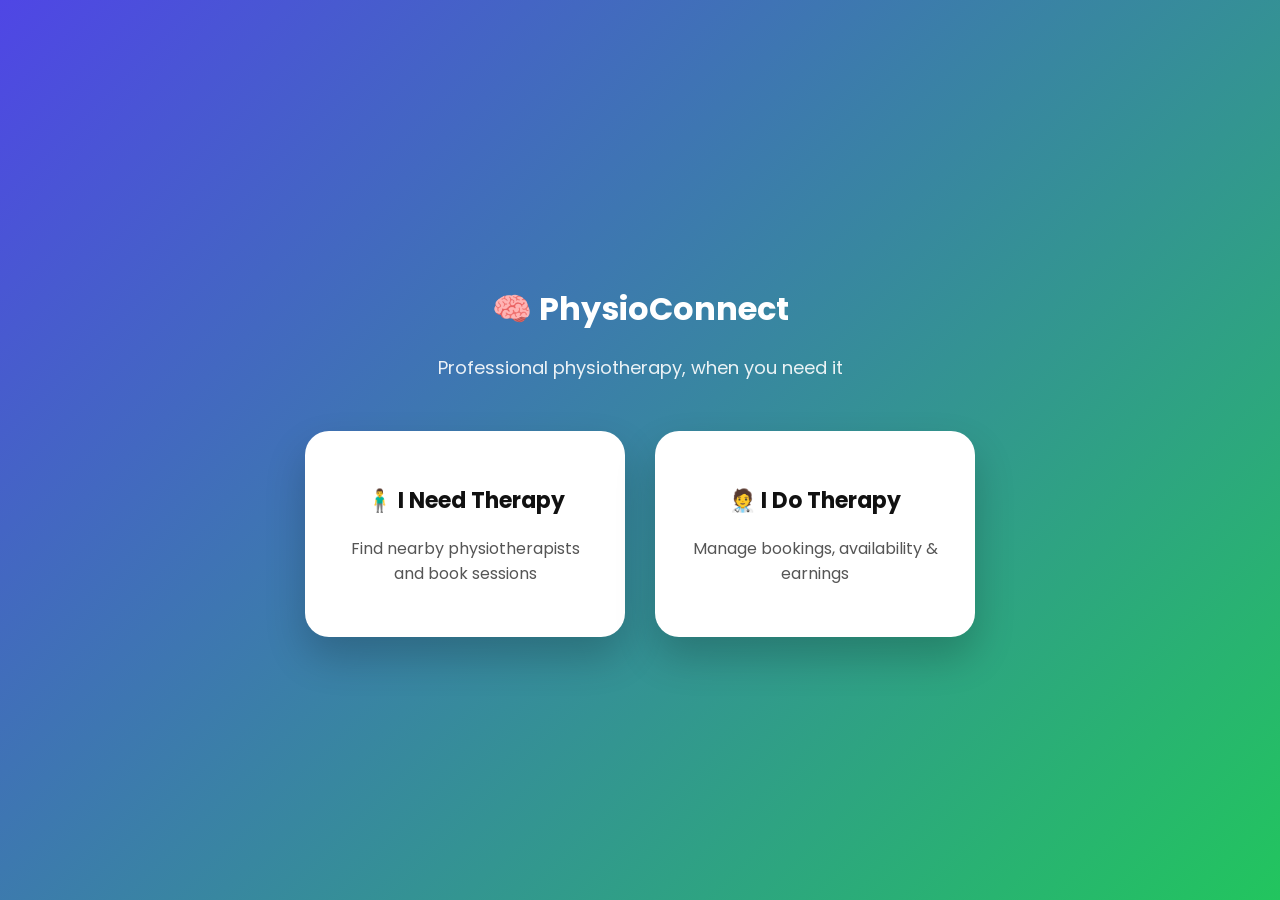
<file: index.html>
<!DOCTYPE html>
<html>
<head>
  <title>PhysioConnect</title>
  <meta name="viewport" content="width=device-width, initial-scale=1.0">
  <link href="https://fonts.googleapis.com/css2?family=Poppins:wght@400;600;700&display=swap" rel="stylesheet">
  <link rel="stylesheet" href="styles.css">
</head>
<body class="landing">

  <div class="landing-container">
    <h1>🧠 PhysioConnect</h1>
    <p class="subtitle">Professional physiotherapy, when you need it</p>

    <div class="role-cards">
      <div class="role-card user" onclick="goAuth('user')">
        <h2>🧍‍♂️ I Need Therapy</h2>
        <p>Find nearby physiotherapists and book sessions</p>
      </div>

      <div class="role-card physio" onclick="goAuth('physio')">
        <h2>🧑‍⚕️ I Do Therapy</h2>
        <p>Manage bookings, availability & earnings</p>
      </div>
    </div>
  </div>

<script>
  function goAuth(role) {
    location.href = `auth.html?role=${role}`;
  }
</script>

</body>
</html>
</file>
<file: styles.css>
* {
  box-sizing: border-box;
  font-family: 'Poppins', sans-serif;
}

body {
  margin: 0;
  min-height: 100vh;
}

/* LANDING */
.landing {
  background: linear-gradient(135deg, #4f46e5, #22c55e);
  color: white;
  display: flex;
  align-items: center;
  justify-content: center;
}

.landing-container {
  text-align: center;
  max-width: 900px;
  padding: 40px;
}

.subtitle {
  font-size: 18px;
  opacity: 0.9;
}

.role-cards {
  display: flex;
  gap: 30px;
  margin-top: 50px;
  flex-wrap: wrap;
  justify-content: center;
}

.role-card {
  background: white;
  color: #111;
  width: 320px;
  padding: 35px;
  border-radius: 24px;
  cursor: pointer;
  box-shadow: 0 20px 40px rgba(0,0,0,0.2);
  transition: transform .2s;
}

.role-card:hover {
  transform: translateY(-8px);
}

.role-card h2 {
  font-size: 22px;
}

.role-card p {
  margin-top: 10px;
  color: #555;
}

/* AUTH */
.auth {
  background: #f5f7fa;
  display: flex;
  justify-content: center;
  align-items: center;
}

.auth-card {
  background: white;
  padding: 40px;
  width: 360px;
  border-radius: 24px;
  box-shadow: 0 20px 40px rgba(0,0,0,0.15);
}

.auth-card input {
  width: 100%;
  padding: 14px;
  margin-top: 15px;
  border-radius: 12px;
  border: 1px solid #ddd;
}

.primary-btn {
  width: 100%;
  margin-top: 20px;
  padding: 14px;
  background: #4f46e5;
  color: white;
  border: none;
  border-radius: 14px;
  font-size: 16px;
}

.secondary-btn {
  width: 100%;
  margin-top: 10px;
  padding: 14px;
  background: #e5e7eb;
  border: none;
  border-radius: 14px;
}

/* DASHBOARD */
.dashboard {
  background: #f5f7fa;
}

.topbar {
  background: #4f46e5;
  color: white;
  padding: 20px 30px;
  display: flex;
  justify-content: space-between;
}

.tabs {
  background: white;
  padding: 15px;
  display: flex;
  gap: 12px;
}

.tab {
  padding: 10px 20px;
  border-radius: 20px;
  border: none;
  background: #e5e7eb;
}

.tab.active {
  background: #22c55e;
  color: white;
}

.content {
  padding: 25px;
}

.card.large {
  background: white;
  padding: 30px;
  border-radius: 22px;
  box-shadow: 0 12px 30px rgba(0,0,0,0.1);
  margin-bottom: 20px;
}

.logout-btn {
  background: rgba(255,255,255,0.15);
  color: white;
  border: 1px solid rgba(255,255,255,0.3);
  padding: 8px 16px;
  border-radius: 999px;
  font-size: 14px;
  cursor: pointer;
  transition: all 0.2s ease;
}

.logout-btn:hover {
  background: white;
  color: #4f46e5;
}

.slot-grid {
  display: flex;
  flex-wrap: wrap;
  gap: 12px;
  margin: 20px 0;
}

.slot-grid button {
  padding: 12px 18px;
  border-radius: 999px;
  border: 1px solid #ddd;
  background: white;
  font-size: 14px;
  cursor: pointer;
  transition: all 0.2s ease;
}

.slot-grid button:hover {
  border-color: #4f46e5;
  color: #4f46e5;
}

.slot-grid button.active {
  background: linear-gradient(135deg, #4f46e5, #22c55e);
  color: white;
  border: none;
}

.modal-card {
  background: white;
  padding: 35px;
  border-radius: 26px;
  width: 360px;
  box-shadow: 0 30px 60px rgba(0,0,0,0.25);
}

.modal-card h3 {
  margin-bottom: 10px;
}
.muted {
  color: #6b7280;
  font-size: 14px;
}

.info-row {
  display: flex;
  justify-content: space-between;
  margin: 15px 0;
  font-size: 14px;
}
</file>
